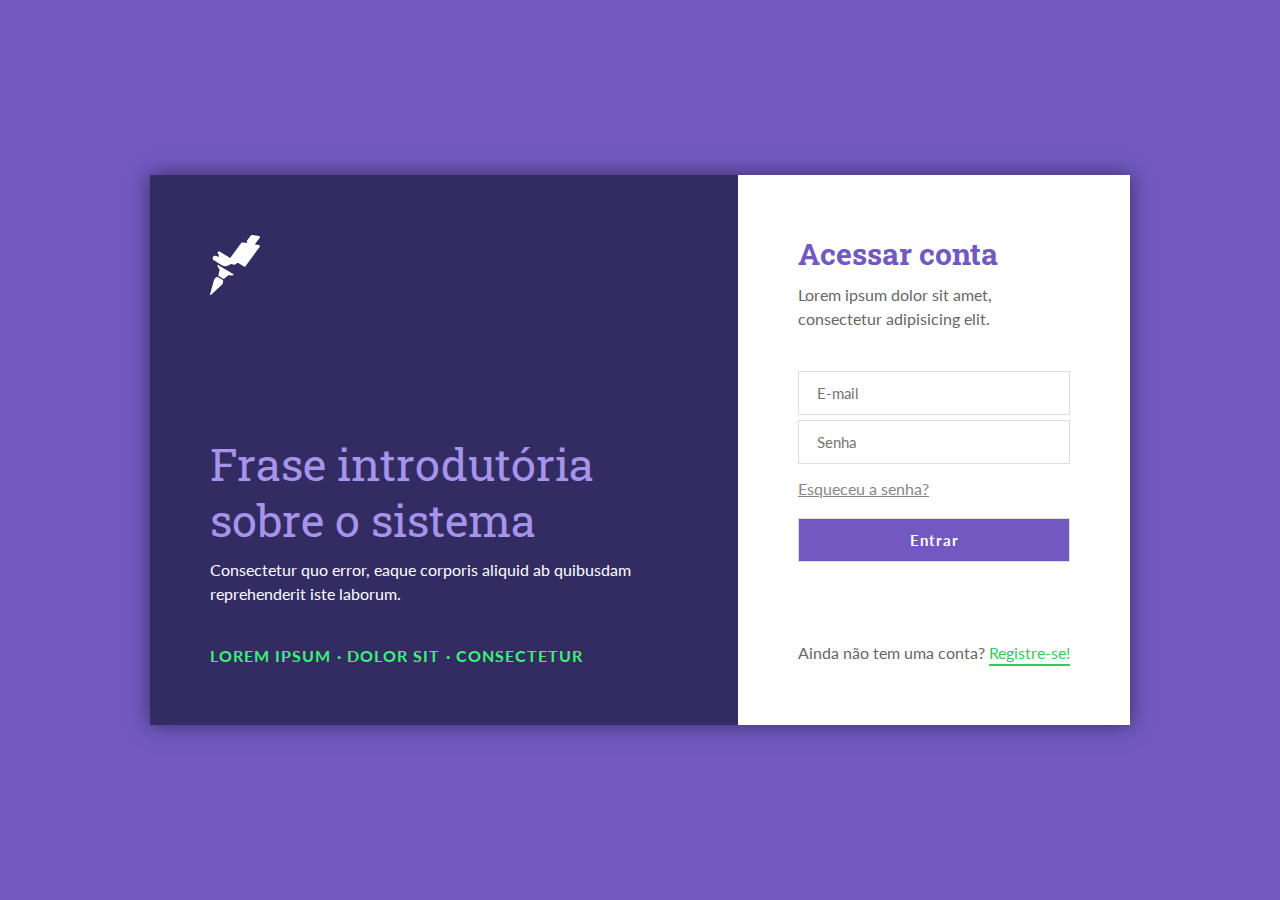
<file: ex-1/index.html>
<!DOCTYPE html>
<html lang="en">
<head>
  <meta charset="UTF-8">
  <meta name="viewport" content="width=device-width, initial-scale=1.0">
  <meta http-equiv="X-UA-Compatible" content="ie=edge">

  <title>Design para Devs - Ex. 1</title>

  <link href="https://fonts.googleapis.com/css?family=Lato|Roboto+Slab&display=swap" rel="stylesheet">
  <link rel="stylesheet" href="style.css">
</head>
<body>
  <div class="wrapper">
    <div class="intro">
      <svg width="50" height="61" viewBox="0 0 50 61" fill="none" xmlns="http://www.w3.org/2000/svg">
        <path d="M23.5039 39.326C21.9977 38.3829 15.6803 34.5165 15.6803 34.5165C15.6803 34.5165 9.36284 30.65 7.85494 29.707C7.83136 29.6891 7.80378 29.6773 7.77461 29.6726C7.74544 29.6679 7.71555 29.6703 7.68754 29.6798C7.65953 29.6892 7.63426 29.7054 7.61392 29.7268C7.59357 29.7483 7.57878 29.7743 7.57082 29.8028V29.8969C7.58983 30.2766 7.55817 30.657 7.47668 31.0283C7.46289 31.161 7.49621 31.2943 7.57082 31.4048L9.36284 34.3282C9.46434 34.4783 9.5335 34.6479 9.56591 34.8262C9.59832 35.0044 9.59328 35.1875 9.55111 35.3637L8.32562 40.2657C8.23148 40.4557 8.32562 40.6422 8.51561 40.8322C10.09 42.062 11.8002 43.1072 13.6127 43.9473C13.7028 44.0017 13.8095 44.0222 13.9133 44.0049C14.0172 43.9876 14.1115 43.9338 14.1792 43.8532L17.9447 40.4591C18.0707 40.3444 18.2209 40.2595 18.3841 40.2107C18.5473 40.1618 18.7195 40.1502 18.8878 40.1767L22.2818 40.4591C22.415 40.4727 22.5488 40.4394 22.6601 40.365L23.6956 39.7984C23.5998 39.6153 23.6939 39.4253 23.5039 39.326Z" fill="white"/>
        <path d="M12.8493 45.5561C12.8153 45.3602 12.7387 45.1742 12.6248 45.0112C12.5109 44.8482 12.3626 44.7123 12.1903 44.613C11.4864 44.3196 10.8217 43.9395 10.2117 43.4817C9.55831 43.0793 8.9296 42.638 8.32901 42.1603C8.1714 42.0371 7.98546 41.9554 7.78814 41.9225C7.59082 41.8896 7.38841 41.9066 7.19937 41.9721L7.00938 42.0662C6.25736 42.3144 5.57904 42.746 5.03575 43.3222C4.49246 43.8984 4.10134 44.6008 3.89773 45.3661L0.0295653 59.5089C-0.01098 59.6099 -0.00978029 59.7229 0.032901 59.823C0.0755823 59.9231 0.156256 60.0022 0.257205 60.0429C0.30468 60.0615 0.355128 60.0714 0.406113 60.072C0.569729 60.0963 0.736709 60.063 0.878508 59.9779L11.6238 50.0747C12.1776 49.5261 12.6006 48.8597 12.8614 48.1251C13.1221 47.3906 13.2139 46.6066 13.13 45.8317L12.8493 45.5561Z" fill="white"/>
        <path d="M45.0955 8.88044C46.321 7.27669 49.7167 2.65714 49.7167 2.65714C49.8791 2.51906 49.98 2.32218 49.9974 2.10973C50.0147 1.89729 49.947 1.68665 49.8092 1.52408C49.7806 1.49051 49.7491 1.45958 49.715 1.43165C49.495 1.25183 49.2378 1.12321 48.9619 1.05511L42.2679 0.0161778C41.9658 -0.0256597 41.658 0.0140031 41.3763 0.131062C41.0946 0.24812 40.8494 0.438322 40.6659 0.681982L37.0836 5.58052C36.8266 5.91964 36.7124 6.34584 36.7655 6.76803C36.8186 7.19021 37.0347 7.57488 37.3677 7.8398C37.4618 7.8398 37.4618 7.93565 37.3677 8.02979C37.3677 8.02979 37.2736 8.12393 37.2736 8.02979L35.4747 7.74567L32.8337 7.46154C32.4948 7.41219 32.1488 7.45623 31.833 7.58894C31.5172 7.72164 31.2436 7.93797 31.0417 8.21464L20.3957 22.7322C20.3534 22.8167 20.2794 22.8809 20.1899 22.9107C20.1003 22.9406 20.0026 22.9336 19.9181 22.8914C19.8855 22.8749 19.8555 22.8536 19.8291 22.8281L9.64353 16.6099C9.48901 16.5169 9.31763 16.4553 9.13924 16.4287C8.96084 16.4021 8.77894 16.411 8.604 16.4549C8.42905 16.4988 8.2645 16.5768 8.1198 16.6845C7.97509 16.7922 7.85309 16.9274 7.7608 17.0823C7.59449 17.4237 7.56016 17.8146 7.66441 18.1798C7.76866 18.5449 8.00413 18.8587 8.32562 19.0609L8.60803 19.2509C8.66594 19.2954 8.7131 19.3523 8.74599 19.4175C8.77888 19.4827 8.79666 19.5544 8.79801 19.6274L8.51389 21.7019C8.51389 21.8919 8.32391 21.9843 8.23148 21.8919H8.13906L6.63287 21.0361C6.3564 20.8605 6.04807 20.7412 5.72547 20.6848C5.40288 20.6284 5.07233 20.6361 4.75271 20.7075C4.4331 20.7788 4.13066 20.9124 3.86268 21.1007C3.5947 21.2889 3.36643 21.5281 3.19088 21.8046L3.14125 21.885C2.75347 22.3392 2.56196 22.9289 2.60882 23.5242C2.65568 24.1196 2.93708 24.672 3.39114 25.06L3.42537 25.0891C3.55663 25.1753 3.68239 25.2696 3.80192 25.3715L11.4407 30.0869C12.6599 30.9187 14.1128 31.3399 15.5879 31.2891C17.063 31.2383 18.4834 30.7182 19.6426 29.8045C20.0757 29.3229 20.6713 29.0179 21.3152 28.9481C21.9592 28.8783 22.6062 29.0486 23.1325 29.4262C23.4119 29.6103 23.7392 29.7084 24.0739 29.7084C24.4085 29.7084 24.7358 29.6103 25.0152 29.4262L26.898 28.2966C27.1601 28.1116 27.4731 28.0123 27.794 28.0123C28.1148 28.0123 28.4278 28.1116 28.69 28.2966L34.4477 31.7933C34.6377 31.8892 35.0143 31.8892 35.1101 31.6992L49.2495 12.4662C50.3757 10.9549 49.5267 10.1984 48.8661 10.0101H48.7719L45.3779 9.5394C45.282 9.5394 45.282 9.5394 45.1879 9.44526C45.1038 9.40273 45.04 9.32857 45.0104 9.23905C44.9809 9.14953 44.9881 9.05196 45.0304 8.96773C45.0473 8.93535 45.0693 8.90588 45.0955 8.88044V8.88044Z" fill="white"/>
      </svg>
      <h1>Frase introdutória sobre o sistema</h1>
      <p>Consectetur quo error, eaque corporis aliquid ab quibusdam reprehenderit iste laborum.</p>
      <ul>
        <li>Lorem ipsum</li>
        <li>Dolor sit</li>
        <li>Consectetur</li>
      </ul>
    </div>

    <div class="login">
      <h2>Acessar conta</h2>
      <p>Lorem ipsum dolor sit amet, consectetur adipisicing elit.</p>

      <form action="#">
        <input type="email" name="email" placeholder="E-mail" required>
        <input type="password" name="password" placeholder="Senha" required>
        <a href="#" class="forgot-password">Esqueceu a senha?</a>
        <input type="submit" class="submit" value="Entrar">
      </form>

      <p class="new-account">
        Ainda não tem uma conta?
        <a href="#">Registre-se!</a>
      </p>
    </div>
  </div>
</body>
</html>
</file>
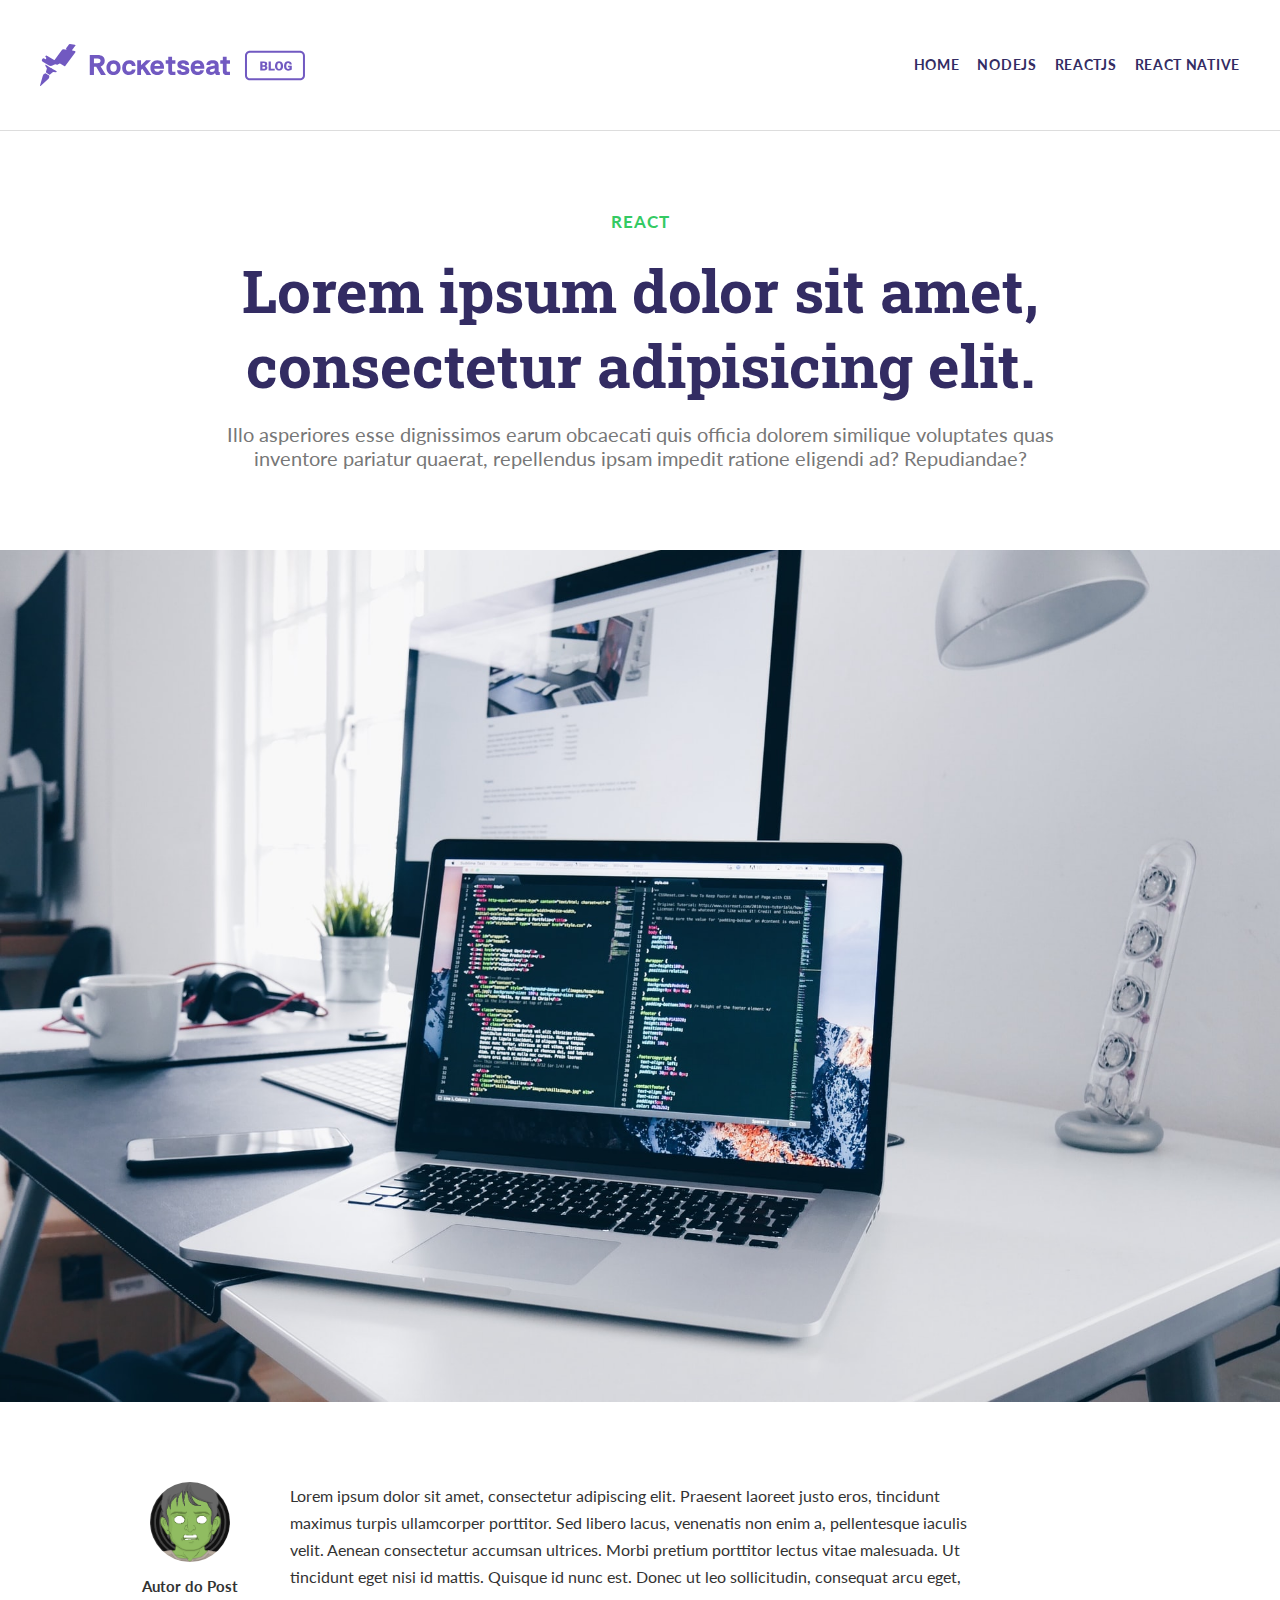
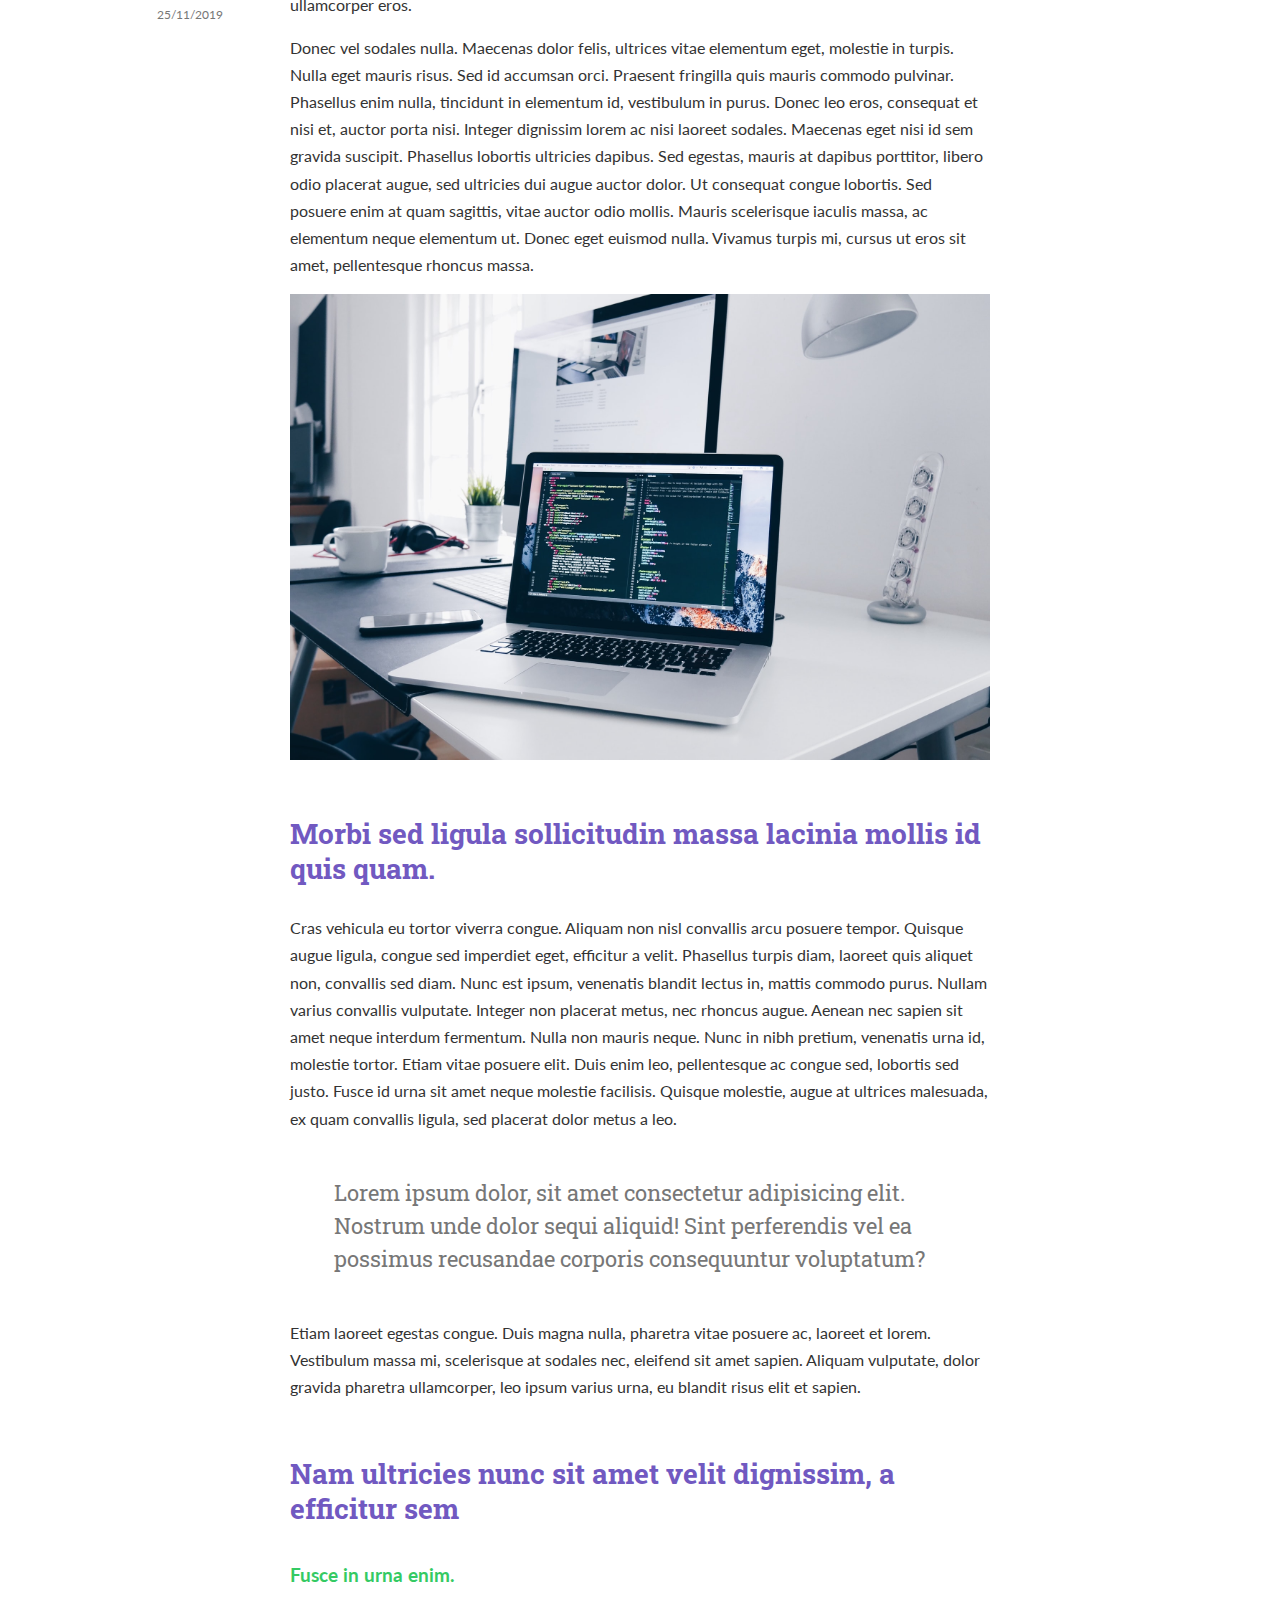
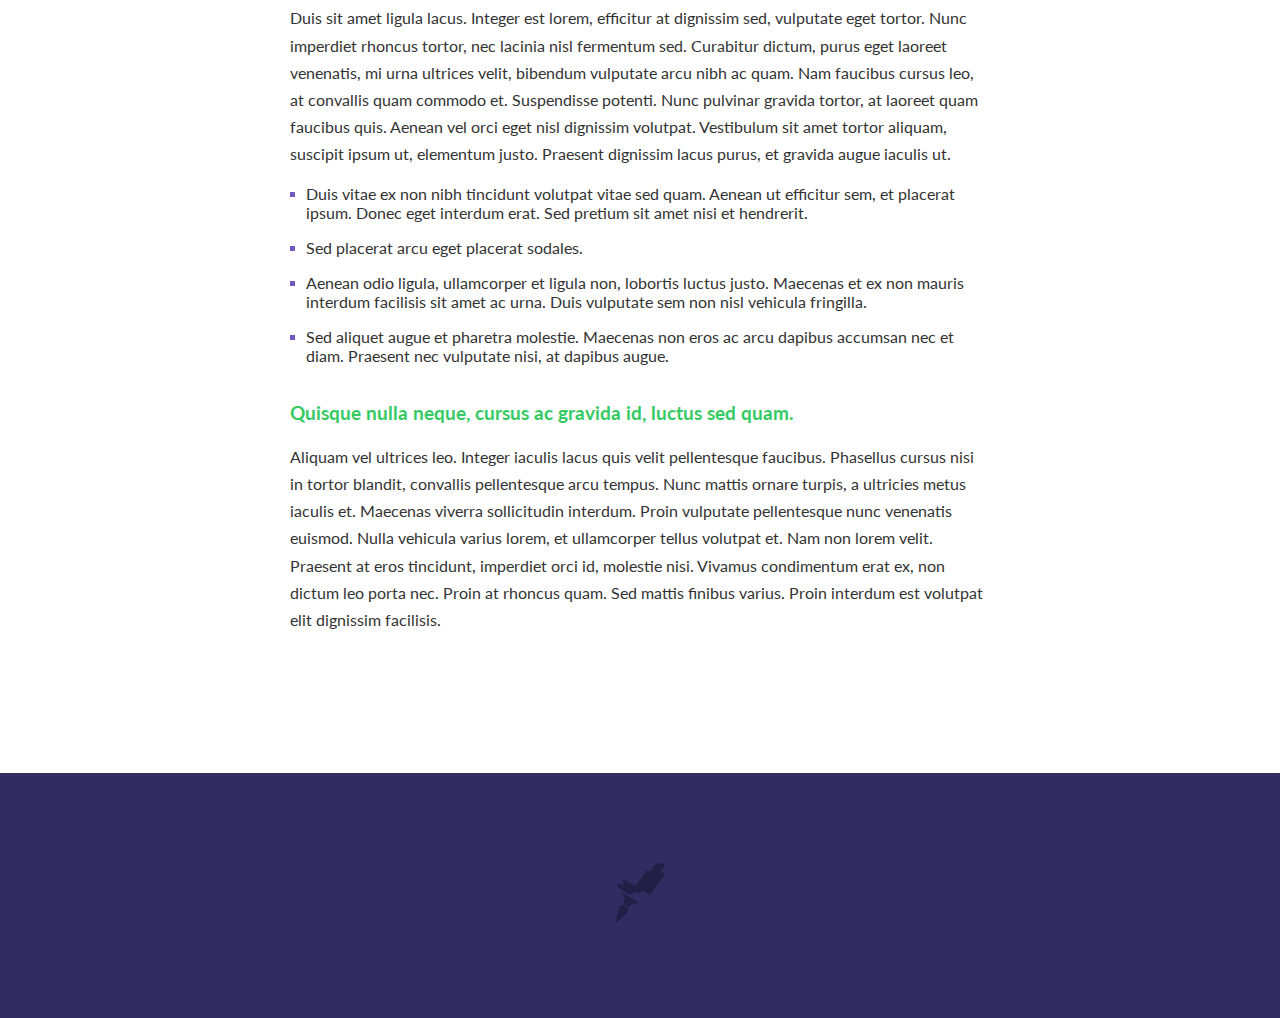
<file: ex-2/index.html>
<!DOCTYPE html>
<html lang="en">
<head>
  <meta charset="UTF-8">
  <meta name="viewport" content="width=device-width, initial-scale=1.0">
  <meta http-equiv="X-UA-Compatible" content="ie=edge">

  <title>Design para Devs - Ex. 2</title>

  <link href="https://fonts.googleapis.com/css?family=Roboto+Slab:400,700|Lato:400&display=swap" rel="stylesheet">
  <link rel="stylesheet" href="style.css">
</head>
<body>
  <header>
    <div class="center">
      <img src="rocket-blog.svg" alt="Rocketseat Blog">
      <nav>
        <a href="#">Home</a>
        <a href="#">NodeJS</a>
        <a href="#">ReactJS</a>
        <a href="#">React Native</a>
      </nav>
    </div>
  </header>

  <article>
    <div class="article-header">
      <p class="category">REACT</p>
      <h1>Lorem ipsum dolor sit amet, consectetur adipisicing elit.</h1>
      <p class="description">Illo asperiores esse dignissimos earum obcaecati quis officia dolorem similique voluptates quas inventore pariatur quaerat, repellendus ipsam impedit ratione eligendi ad? Repudiandae?</p>
    </div>

    <img src="photo.jpeg" class="cover" alt="">

    <div class="article-content">
      <div class="article-info">
        <img src="avatar.png" class="avatar" alt="">
        <p class="author">Autor do Post</p>
        <p class="date">25/11/2019</p>
      </div>

      <div class="article-text">
        <p>
          Lorem ipsum dolor sit amet, consectetur adipiscing elit. Praesent laoreet justo eros, tincidunt maximus turpis ullamcorper porttitor. Sed libero lacus, venenatis non enim a, pellentesque iaculis velit. Aenean consectetur accumsan ultrices. Morbi pretium porttitor lectus vitae malesuada. Ut tincidunt eget nisi id mattis. Quisque id nunc est. Donec ut leo sollicitudin, consequat arcu eget, ullamcorper eros.
        </p>

        <p>
          Donec vel sodales nulla. Maecenas dolor felis, ultrices vitae elementum eget, molestie in turpis. Nulla eget mauris risus. Sed id accumsan orci. Praesent fringilla quis mauris commodo pulvinar. Phasellus enim nulla, tincidunt in elementum id, vestibulum in purus. Donec leo eros, consequat et nisi et, auctor porta nisi. Integer dignissim lorem ac nisi laoreet sodales. Maecenas eget nisi id sem gravida suscipit. Phasellus lobortis ultricies dapibus. Sed egestas, mauris at dapibus porttitor, libero odio placerat augue, sed ultricies dui augue auctor dolor. Ut consequat congue lobortis. Sed posuere enim at quam sagittis, vitae auctor odio mollis. Mauris scelerisque iaculis massa, ac elementum neque elementum ut. Donec eget euismod nulla. Vivamus turpis mi, cursus ut eros sit amet, pellentesque rhoncus massa.
        </p>

        <img src="photo.jpeg" alt="">

        <h2>Morbi sed ligula sollicitudin massa lacinia mollis id quis quam.</h2>

        <p>
          Cras vehicula eu tortor viverra congue. Aliquam non nisl convallis arcu posuere tempor. Quisque augue ligula, congue sed imperdiet eget, efficitur a velit. Phasellus turpis diam, laoreet quis aliquet non, convallis sed diam. Nunc est ipsum, venenatis blandit lectus in, mattis commodo purus. Nullam varius convallis vulputate. Integer non placerat metus, nec rhoncus augue. Aenean nec sapien sit amet neque interdum fermentum. Nulla non mauris neque. Nunc in nibh pretium, venenatis urna id, molestie tortor. Etiam vitae posuere elit. Duis enim leo, pellentesque ac congue sed, lobortis sed justo. Fusce id urna sit amet neque molestie facilisis. Quisque molestie, augue at ultrices malesuada, ex quam convallis ligula, sed placerat dolor metus a leo.
        </p>

        <blockquote>
          Lorem ipsum dolor, sit amet consectetur adipisicing elit. Nostrum unde dolor sequi aliquid! Sint perferendis vel ea possimus recusandae corporis consequuntur voluptatum?
        </blockquote>

        <p>
          Etiam laoreet egestas congue. Duis magna nulla, pharetra vitae posuere ac, laoreet et lorem. Vestibulum massa mi, scelerisque at sodales nec, eleifend sit amet sapien. Aliquam vulputate, dolor gravida pharetra ullamcorper, leo ipsum varius urna, eu blandit risus elit et sapien.
        </p>

        <h2>Nam ultricies nunc sit amet velit dignissim, a efficitur sem</h2>

        <h3>Fusce in urna enim.</h3>

        <p>
          Duis sit amet ligula lacus. Integer est lorem, efficitur at dignissim sed, vulputate eget tortor. Nunc imperdiet rhoncus tortor, nec lacinia nisl fermentum sed. Curabitur dictum, purus eget laoreet venenatis, mi urna ultrices velit, bibendum vulputate arcu nibh ac quam. Nam faucibus cursus leo, at convallis quam commodo et. Suspendisse potenti. Nunc pulvinar gravida tortor, at laoreet quam faucibus quis. Aenean vel orci eget nisl dignissim volutpat. Vestibulum sit amet tortor aliquam, suscipit ipsum ut, elementum justo. Praesent dignissim lacus purus, et gravida augue iaculis ut.
        </p>

        <ul>
          <li>Duis vitae ex non nibh tincidunt volutpat vitae sed quam. Aenean ut efficitur sem, et placerat ipsum. Donec eget interdum erat. Sed pretium sit amet nisi et hendrerit.</li>
          <li>Sed placerat arcu eget placerat sodales.</li>
          <li>Aenean odio ligula, ullamcorper et ligula non, lobortis luctus justo. Maecenas et ex non mauris interdum facilisis sit amet ac urna. Duis vulputate sem non nisl vehicula fringilla.</li>
          <li>Sed aliquet augue et pharetra molestie. Maecenas non eros ac arcu dapibus accumsan nec et diam. Praesent nec vulputate nisi, at dapibus augue.</li>
        </ul>

        <h3>Quisque nulla neque, cursus ac gravida id, luctus sed quam.</h3>

        <p>
          Aliquam vel ultrices leo. Integer iaculis lacus quis velit pellentesque faucibus. Phasellus cursus nisi in tortor blandit, convallis pellentesque arcu tempus. Nunc mattis ornare turpis, a ultricies metus iaculis et. Maecenas viverra sollicitudin interdum. Proin vulputate pellentesque nunc venenatis euismod. Nulla vehicula varius lorem, et ullamcorper tellus volutpat et. Nam non lorem velit. Praesent at eros tincidunt, imperdiet orci id, molestie nisi. Vivamus condimentum erat ex, non dictum leo porta nec. Proin at rhoncus quam. Sed mattis finibus varius. Proin interdum est volutpat elit dignissim facilisis.
        </p>
      </div>
    </div>
  </article>

  <footer>
    <svg width="50" height="61" viewBox="0 0 50 61" fill="none" xmlns="http://www.w3.org/2000/svg">
      <path d="M23.5039 39.326C21.9977 38.3829 15.6803 34.5165 15.6803 34.5165C15.6803 34.5165 9.36284 30.65 7.85494 29.707C7.83136 29.6891 7.80378 29.6773 7.77461 29.6726C7.74544 29.6679 7.71555 29.6703 7.68754 29.6798C7.65953 29.6892 7.63426 29.7054 7.61392 29.7268C7.59357 29.7483 7.57878 29.7743 7.57082 29.8028V29.8969C7.58983 30.2766 7.55817 30.657 7.47668 31.0283C7.46289 31.161 7.49621 31.2943 7.57082 31.4048L9.36284 34.3282C9.46434 34.4783 9.5335 34.6479 9.56591 34.8262C9.59832 35.0044 9.59328 35.1875 9.55111 35.3637L8.32562 40.2657C8.23148 40.4557 8.32562 40.6422 8.51561 40.8322C10.09 42.062 11.8002 43.1072 13.6127 43.9473C13.7028 44.0017 13.8095 44.0222 13.9133 44.0049C14.0172 43.9876 14.1115 43.9338 14.1792 43.8532L17.9447 40.4591C18.0707 40.3444 18.2209 40.2595 18.3841 40.2107C18.5473 40.1618 18.7195 40.1502 18.8878 40.1767L22.2818 40.4591C22.415 40.4727 22.5488 40.4394 22.6601 40.365L23.6956 39.7984C23.5998 39.6153 23.6939 39.4253 23.5039 39.326Z" fill="white"/>
      <path d="M12.8493 45.5561C12.8153 45.3602 12.7387 45.1742 12.6248 45.0112C12.5109 44.8482 12.3626 44.7123 12.1903 44.613C11.4864 44.3196 10.8217 43.9395 10.2117 43.4817C9.55831 43.0793 8.9296 42.638 8.32901 42.1603C8.1714 42.0371 7.98546 41.9554 7.78814 41.9225C7.59082 41.8896 7.38841 41.9066 7.19937 41.9721L7.00938 42.0662C6.25736 42.3144 5.57904 42.746 5.03575 43.3222C4.49246 43.8984 4.10134 44.6008 3.89773 45.3661L0.0295653 59.5089C-0.01098 59.6099 -0.00978029 59.7229 0.032901 59.823C0.0755823 59.9231 0.156256 60.0022 0.257205 60.0429C0.30468 60.0615 0.355128 60.0714 0.406113 60.072C0.569729 60.0963 0.736709 60.063 0.878508 59.9779L11.6238 50.0747C12.1776 49.5261 12.6006 48.8597 12.8614 48.1251C13.1221 47.3906 13.2139 46.6066 13.13 45.8317L12.8493 45.5561Z" fill="white"/>
      <path d="M45.0955 8.88044C46.321 7.27669 49.7167 2.65714 49.7167 2.65714C49.8791 2.51906 49.98 2.32218 49.9974 2.10973C50.0147 1.89729 49.947 1.68665 49.8092 1.52408C49.7806 1.49051 49.7491 1.45958 49.715 1.43165C49.495 1.25183 49.2378 1.12321 48.9619 1.05511L42.2679 0.0161778C41.9658 -0.0256597 41.658 0.0140031 41.3763 0.131062C41.0946 0.24812 40.8494 0.438322 40.6659 0.681982L37.0836 5.58052C36.8266 5.91964 36.7124 6.34584 36.7655 6.76803C36.8186 7.19021 37.0347 7.57488 37.3677 7.8398C37.4618 7.8398 37.4618 7.93565 37.3677 8.02979C37.3677 8.02979 37.2736 8.12393 37.2736 8.02979L35.4747 7.74567L32.8337 7.46154C32.4948 7.41219 32.1488 7.45623 31.833 7.58894C31.5172 7.72164 31.2436 7.93797 31.0417 8.21464L20.3957 22.7322C20.3534 22.8167 20.2794 22.8809 20.1899 22.9107C20.1003 22.9406 20.0026 22.9336 19.9181 22.8914C19.8855 22.8749 19.8555 22.8536 19.8291 22.8281L9.64353 16.6099C9.48901 16.5169 9.31763 16.4553 9.13924 16.4287C8.96084 16.4021 8.77894 16.411 8.604 16.4549C8.42905 16.4988 8.2645 16.5768 8.1198 16.6845C7.97509 16.7922 7.85309 16.9274 7.7608 17.0823C7.59449 17.4237 7.56016 17.8146 7.66441 18.1798C7.76866 18.5449 8.00413 18.8587 8.32562 19.0609L8.60803 19.2509C8.66594 19.2954 8.7131 19.3523 8.74599 19.4175C8.77888 19.4827 8.79666 19.5544 8.79801 19.6274L8.51389 21.7019C8.51389 21.8919 8.32391 21.9843 8.23148 21.8919H8.13906L6.63287 21.0361C6.3564 20.8605 6.04807 20.7412 5.72547 20.6848C5.40288 20.6284 5.07233 20.6361 4.75271 20.7075C4.4331 20.7788 4.13066 20.9124 3.86268 21.1007C3.5947 21.2889 3.36643 21.5281 3.19088 21.8046L3.14125 21.885C2.75347 22.3392 2.56196 22.9289 2.60882 23.5242C2.65568 24.1196 2.93708 24.672 3.39114 25.06L3.42537 25.0891C3.55663 25.1753 3.68239 25.2696 3.80192 25.3715L11.4407 30.0869C12.6599 30.9187 14.1128 31.3399 15.5879 31.2891C17.063 31.2383 18.4834 30.7182 19.6426 29.8045C20.0757 29.3229 20.6713 29.0179 21.3152 28.9481C21.9592 28.8783 22.6062 29.0486 23.1325 29.4262C23.4119 29.6103 23.7392 29.7084 24.0739 29.7084C24.4085 29.7084 24.7358 29.6103 25.0152 29.4262L26.898 28.2966C27.1601 28.1116 27.4731 28.0123 27.794 28.0123C28.1148 28.0123 28.4278 28.1116 28.69 28.2966L34.4477 31.7933C34.6377 31.8892 35.0143 31.8892 35.1101 31.6992L49.2495 12.4662C50.3757 10.9549 49.5267 10.1984 48.8661 10.0101H48.7719L45.3779 9.5394C45.282 9.5394 45.282 9.5394 45.1879 9.44526C45.1038 9.40273 45.04 9.32857 45.0104 9.23905C44.9809 9.14953 44.9881 9.05196 45.0304 8.96773C45.0473 8.93535 45.0693 8.90588 45.0955 8.88044V8.88044Z" fill="white"/>
    </svg>
  </footer>
</body>
</html>
</file>
<file: ex-1/style.css>
:root {
  --primary: #7159C1;
  --primaryDark: #332C63;
  --primaryLight: #A594EA;
  --accent: #3EF277;
  --accentDark: #34CA63;
}

*,
*::before,
*::after {
  margin: 0;
  padding: 0;
  box-sizing: border-box;
}



body {
  font-family: 'Lato', sans-serif;
}

h1, h2 {
  font-family: 'Roboto Slab', serif;
  line-height: 1.25;
}

p {
  line-height: 1.5;
}

html {
  height: 100%;
}

body {
  min-height: 100%;
  display: flex;
  justify-content: center;
  align-items: center;
  background: var(--primary);
}

.wrapper {
  margin: 60px auto;
  width: 980px;
  height: 550px;
  box-shadow: 0 0 20px rgba(0, 0, 0, .5);
  display: flex;
}

.intro {
  width: 60%;
  background: var(--primaryDark);
  padding: 60px;
  display: flex;
  flex-direction: column;
}

.intro svg path {
  fill: #fff;
}

.intro h1 {
  margin-top: auto;
  color: var(--primaryLight);
  font-size: 45px;
  font-weight: normal;
}

.intro p {
  margin-top: 10px;
  font-size: 16px;
  color: #fff;
}

.intro ul {
  margin-top: 10px;
  list-style: none;
  font-size: 0;
}

.intro li {
  display: inline-block;
  font-size: 16px;
  font-weight: bold;
  color: var(--accent);
  margin-top: 30px;
  text-transform: uppercase;
  letter-spacing: 1px;
}

.intro li + li::before {
  content: '\00b7';
  margin: 0 .35em;
}

.login {
  width: 40%;
  background: #fff;
  padding: 60px;
  display: flex;
  flex-direction: column;
}

.login h2 {
  color: var(--primary);
  font-size: 30px;
}

.login p {
  color: #666;
  margin-top: 10px;
  margin-bottom: 40px;
}

.login input {
  display: block;
  width: 100%;
  padding: 12px 18px;
  margin: 0 auto;
  font-family: inherit;
  font-size: 15px;
  border: 1px solid #ddd;
  outline: 0;
}

.login input + input {
  margin-top: 5px;
}

.login input:focus {
  border-color: var(--primary);
}

.forgot-password {
  display: block;
  margin: 15px 0 20px;
  color: #888;
}

.submit {
  display: block;
  width: 100%;
  margin-bottom: 10px;
  padding: 10px;
  font-family: inherit;
  font-size: 17px;
  background: var(--primary);
  color: #fff;
  font-weight: bold;
  letter-spacing: 1px;
}

.login .new-account {
  margin-top: auto;
  margin-bottom: 0;
}

.login .new-account a {
  color: var(--accentDark);
  text-decoration: none;
  position: relative;
}

.login .new-account a:after {
  content: '';
  position: absolute;
  width: 100%;
  height: 2px;
  left: 0;
  bottom: -4px;
  background: var(--accentDark);
  transition: all .2s;
}

.login .new-account a:hover:after {
  bottom: -6px;
}
</file>
<file: ex-2/style.css>
:root {
  --primary: #7159C1;
  --primaryDark: #332C63;
  --primaryLight: #A594EA;
  --accent: #3EF277;
  --accentDark: #34CA63;
}

*,
*::before,
*::after {
  margin: 0;
  padding: 0;
  box-sizing: border-box;
}

header {
  border-bottom: 1px solid #ddd;
}

h1, h2, blockquote {
  font-family: 'Roboto Slab', serif;
  line-height: 1.25;
}

header .center {
  width: 1200px;
  height: 130px;
  margin: 0 auto;
  display: flex;
  align-items: center;
  justify-content: space-between;
}

header nav a {
  font-family: 'Lato', sans-serif;
  font-weight: bold;
  color: var(--primaryDark);
  text-decoration: none;
  text-transform: uppercase;
  font-size: 14px;
  letter-spacing: .7px;
}

header nav a + a {
  margin-left: 1em;
}

article {
  width: 100%;
  margin: 80px auto 140px;
  font-family: 'Lato', sans-serif;
}

article * {
  margin: 1em 0;
}

.article-header {
  width: 900px;
  margin: 0 auto;
  text-align: center;
}

.article-header .category {
  font-size: 17px;
  font-weight: bold;
  color: var(--accentDark);
  letter-spacing: 1px;
}

.article-header h1 {
  font-size: 60px;
  color: var(--primaryDark);
  margin: 20px 0 10px;
}

.article-header .description {
  color: #777;
  font-size: 20px;
}

.article-header + img {
  margin: 80px 0;
}

.article-content {
  width: 700px;
  margin: 0 auto;
  position: relative;
}

.article-info {
  position: absolute;
  width: 120px;
  left: -160px;
  margin: 0;
  text-align: center;
}

.article-info img {
  margin: 0 auto;
}

.article-info .author {
  font-size: 15px;
  font-weight: bold;
  margin: 15px 0 10px;
  color: #333;
}

.article-info .date {
  font-size: 12px;
  color: #777;
}

.article-text {
  color: #333;
}

.article-text p {
  line-height: 1.7;
}

.article-text h2, .article-text h3 {
  margin: 2em 0 1em;
}

.article-text h2 {
  color: var(--primary);
  font-size: 28px;
}

.article-text h3 {
  color: var(--accentDark);
}

.article-text li {
  list-style: none;
  padding-left: 1em;
  position: relative;
}

.article-text li:before {
  content: '';
  position: absolute;
  left: 0;
  top: .5em;
  width: 5px;
  height: 5px;
  background: var(--primary);
}

.article-text blockquote {
  font-size: 22px;
  color: #777;
  margin: 2em 0 2em 2em;
  line-height: 1.5;
}

img {
  display: block;
  max-width: 100%;
}

.avatar {
  width: 80px;
  height: auto;
  border-radius: 50%;
  margin: 0;
}

footer {
  background: var(--primaryDark);
  padding: 90px 0;
  text-align: center;
}

footer svg path {
  fill: #000;
  opacity: .3;
}
</file>
